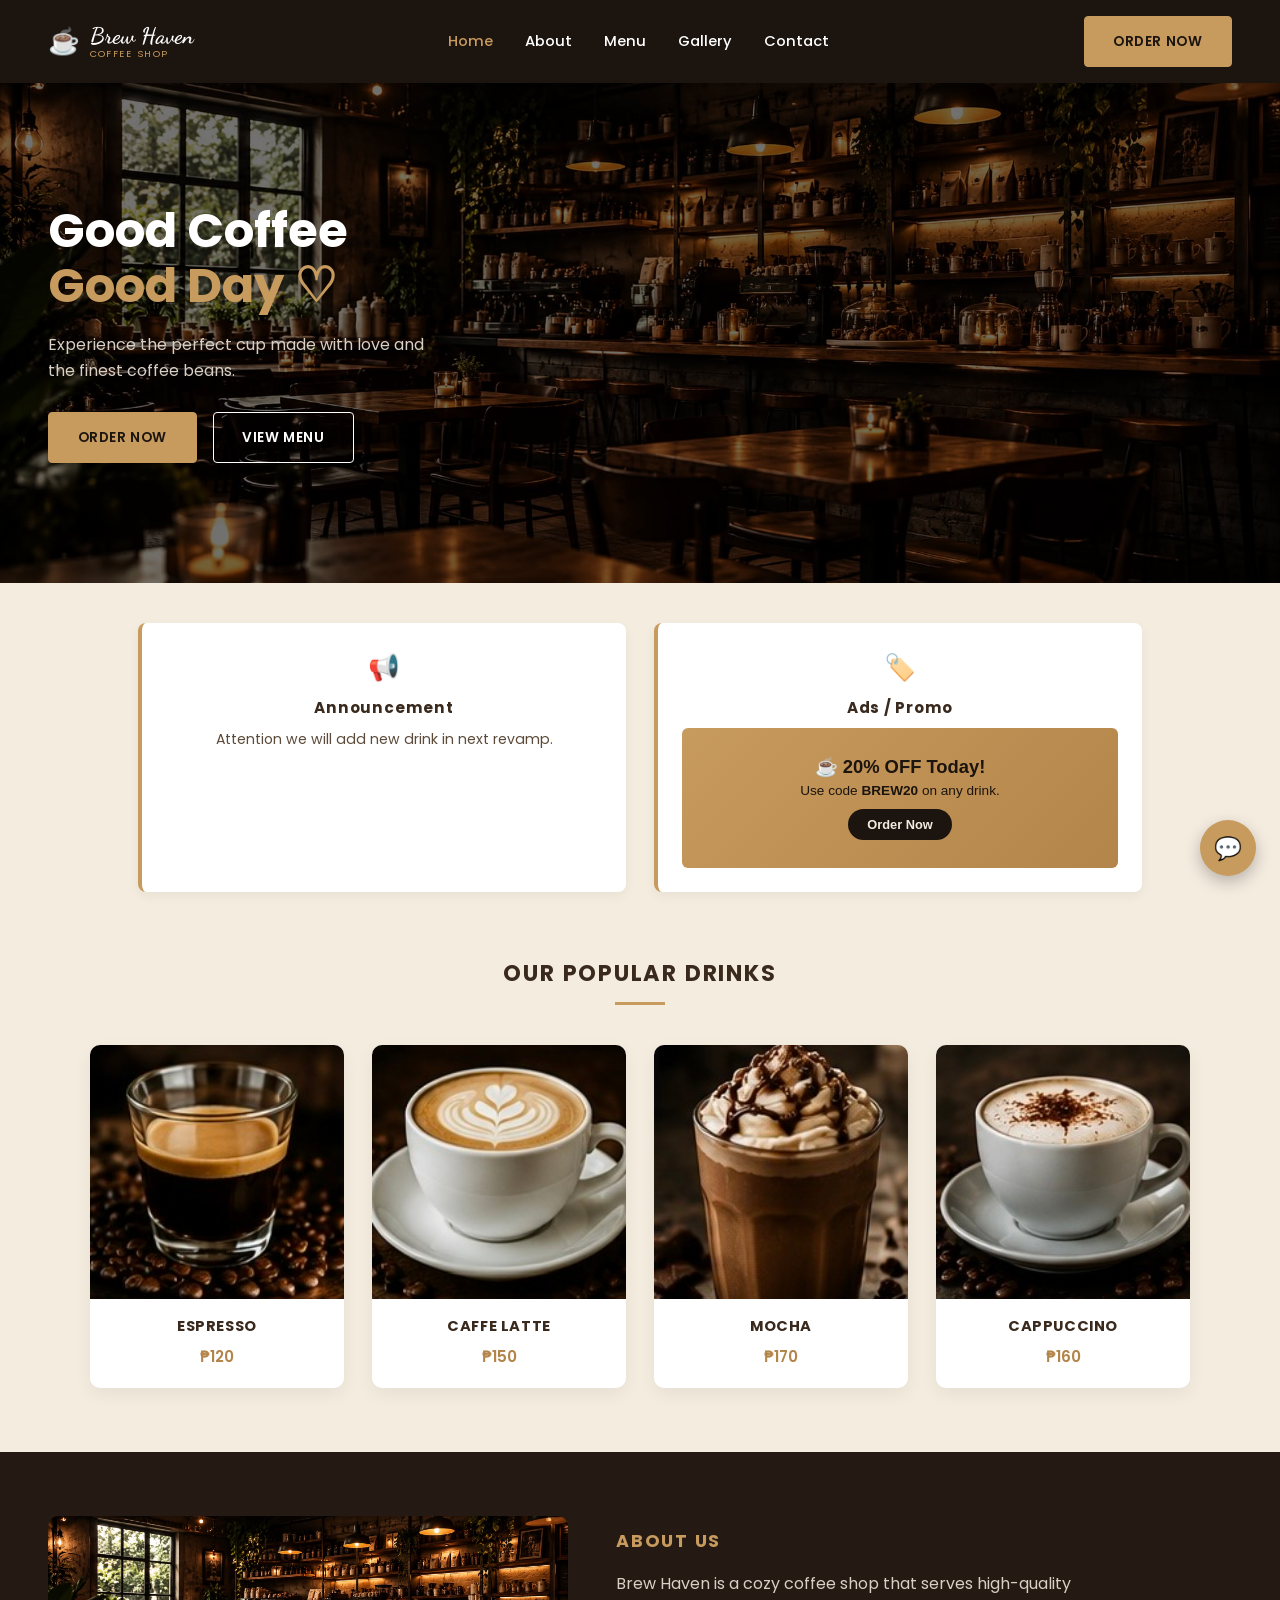
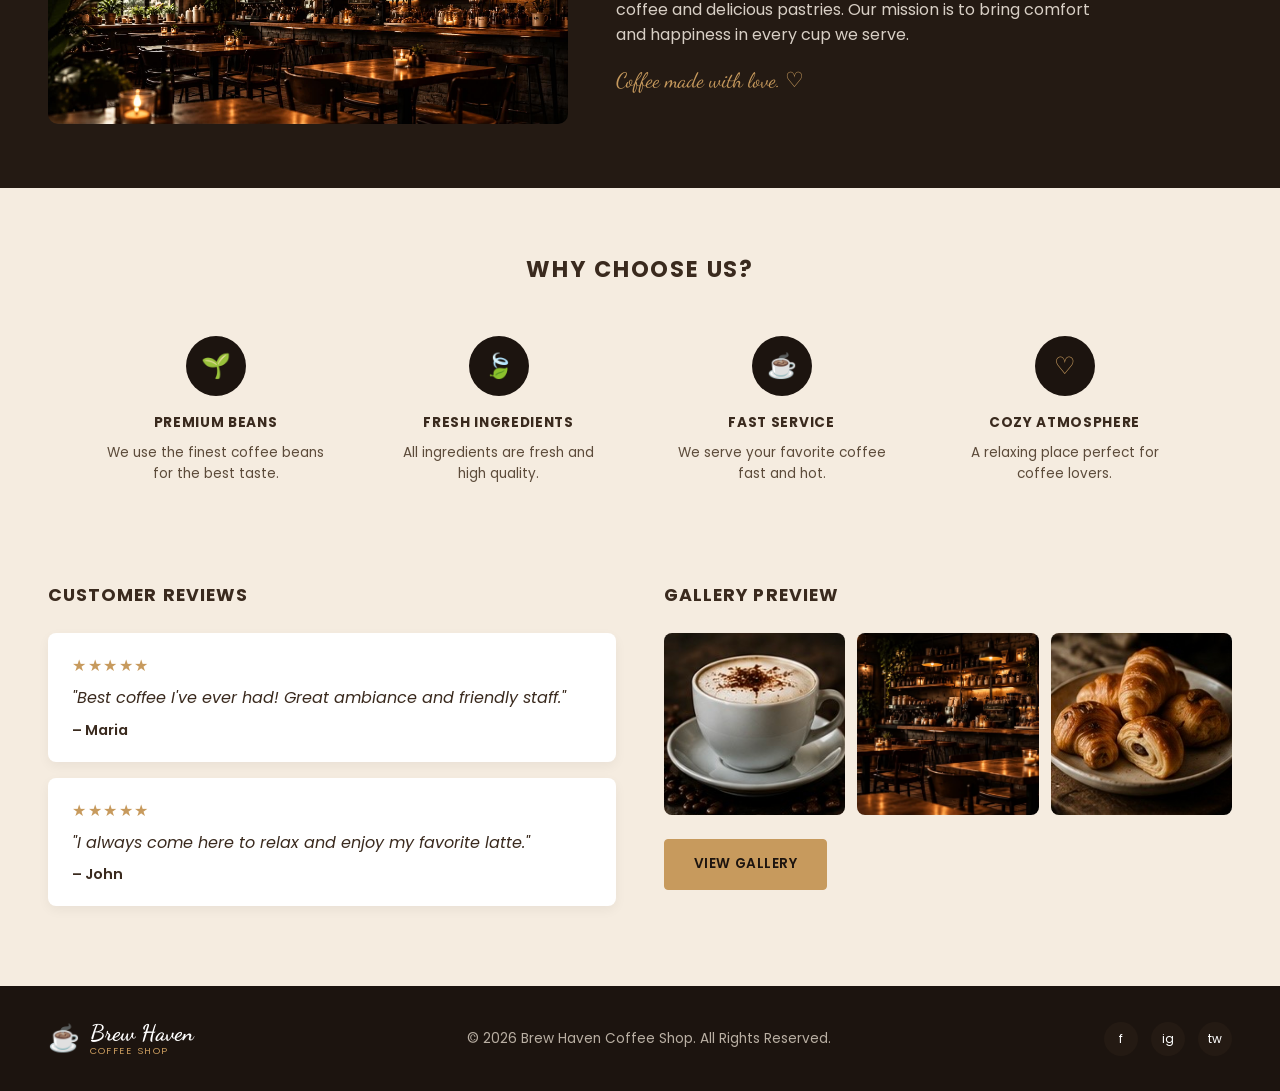
<file: index.html>
<!DOCTYPE html>
<html lang="en">
<head>
<meta charset="UTF-8">
<meta name="viewport" content="width=device-width, initial-scale=1.0">
<title>Brew Haven Coffee Shop</title>
<link rel="stylesheet" href="style.css">
<link rel="preconnect" href="https://fonts.googleapis.com">
<link rel="preconnect" href="https://fonts.gstatic.com" crossorigin>
<link href="https://fonts.googleapis.com/css2?family=Poppins:wght@400;500;600;700&family=Dancing+Script:wght@600;700&display=swap" rel="stylesheet">
</head>
<body>

<!-- ===== HEADER ===== -->
<header class="site-header">
  <div class="header-inner">
    <a class="logo" href="index.html">
      <span class="logo-icon">☕</span>
      <span class="logo-text">
        <span class="logo-script">Brew Haven</span>
        <span class="logo-sub">COFFEE SHOP</span>
      </span>
    </a>

    <nav class="main-nav">
      <a href="index.html" class="active">Home</a>
      <a href="about.html">About</a>
      <a href="menu.html">Menu</a>
      <a href="gallery.html">Gallery</a>
      <a href="contact.html">Contact</a>
    </nav>

    <a href="contact.html#send-message" class="btn btn-filled">ORDER NOW</a>
  </div>
</header>

<!-- ===== HERO ===== -->
<section class="hero">
  <div class="hero-overlay"></div>
  <div class="hero-text">
    <h1>Good Coffee<br><span class="accent">Good Day</span> <span class="heart">♡</span></h1>
    <p>Experience the perfect cup made with love and the finest coffee beans.</p>
    <div class="hero-buttons">
      <a href="contact.html#send-message" class="btn btn-filled">ORDER NOW</a>
      <a href="menu.html" class="btn btn-outline">VIEW MENU</a>
    </div>
  </div>
</section>

<!-- ===== ANNOUNCEMENT + ADS ===== -->
<section class="promo-strip">
  <div class="promo-box announcement-box">
    <span class="promo-icon">📢</span>
    <h2>Announcement</h2>
    <!-- ✏️ Put your own announcement here (holiday hours, new drinks, closures, etc.) -->
    <p>Attention we will add new drink in next revamp.</p>
  </div>

  <div class="promo-box ads-box">
    <span class="promo-icon">🏷️</span>
    <h2>Ads / Promo</h2>
    <!-- 🔁 This loads sample-ad.html below. Once you have a real ad network -->
    <!-- (Google AdSense, Media.net, etc.), swap the src for the URL/code they give you. -->
    <iframe src="sample-ad.html" class="ad-frame" title="Advertisement" loading="lazy"></iframe>
  </div>
</section>

<!-- ===== POPULAR DRINKS ===== -->
<section class="drinks">
  <h2>OUR POPULAR DRINKS</h2>
  <div class="drinks-grid">
    <div class="drink-card">
      <img src="images/espresso.jpg" alt="Espresso shot surrounded by coffee beans">
      <h3>ESPRESSO</h3>
      <p class="price">₱120</p>
    </div>
    <div class="drink-card">
      <img src="images/latte-heart.jpg" alt="Caffe Latte with heart-shaped foam art">
      <h3>CAFFE LATTE</h3>
      <p class="price">₱150</p>
    </div>
    <div class="drink-card">
      <img src="images/mocha.jpg" alt="Mocha topped with whipped cream and chocolate drizzle">
      <h3>MOCHA</h3>
      <p class="price">₱170</p>
    </div>
    <div class="drink-card">
      <img src="images/cappuccino.jpg" alt="Cappuccino with cocoa powder design on top">
      <h3>CAPPUCCINO</h3>
      <p class="price">₱160</p>
    </div>
  </div>
</section>

<!-- ===== ABOUT US ===== -->
<section class="about">
  <div class="about-image">
    <img src="images/cafe-interior.jpg" alt="Cozy coffee shop interior with warm lighting">
  </div>
  <div class="about-text">
    <h2>ABOUT US</h2>
    <p>Brew Haven is a cozy coffee shop that serves high-quality coffee and delicious pastries. Our mission is to bring comfort and happiness in every cup we serve.</p>
    <p class="tagline">Coffee made with love. ♡</p>
  </div>
</section>

<!-- ===== WHY CHOOSE US ===== -->
<section class="why-choose">
  <h2>WHY CHOOSE US?</h2>
  <div class="why-grid">
    <div class="why-item">
      <span class="why-icon">🌱</span>
      <h3>PREMIUM BEANS</h3>
      <p>We use the finest coffee beans for the best taste.</p>
    </div>
    <div class="why-item">
      <span class="why-icon">🍃</span>
      <h3>FRESH INGREDIENTS</h3>
      <p>All ingredients are fresh and high quality.</p>
    </div>
    <div class="why-item">
      <span class="why-icon">☕</span>
      <h3>FAST SERVICE</h3>
      <p>We serve your favorite coffee fast and hot.</p>
    </div>
    <div class="why-item">
      <span class="why-icon">♡</span>
      <h3>COZY ATMOSPHERE</h3>
      <p>A relaxing place perfect for coffee lovers.</p>
    </div>
  </div>
</section>

<!-- ===== REVIEWS + GALLERY PREVIEW ===== -->
<section class="reviews-gallery">
  <div class="reviews">
    <h2>CUSTOMER REVIEWS</h2>
    <div class="review-card">
      <p class="stars">★★★★★</p>
      <p class="review-text">"Best coffee I've ever had! Great ambiance and friendly staff."</p>
      <p class="review-author">– Maria</p>
    </div>
    <div class="review-card">
      <p class="stars">★★★★★</p>
      <p class="review-text">"I always come here to relax and enjoy my favorite latte."</p>
      <p class="review-author">– John</p>
    </div>
  </div>

  <div class="gallery-preview">
    <h2>GALLERY PREVIEW</h2>
    <div class="gallery-thumbs">
      <img src="images/cappuccino.jpg" alt="Cappuccino with cocoa powder design">
      <img src="images/cafe-interior.jpg" alt="Coffee shop interior">
      <img src="images/croissants.jpg" alt="Fresh baked croissants and pastries">
    </div>
    <a href="gallery.html" class="btn btn-filled">VIEW GALLERY</a>
  </div>
</section>

<!-- ===== FOOTER ===== -->
<footer class="site-footer">
  <a class="logo" href="index.html">
    <span class="logo-icon">☕</span>
    <span class="logo-text">
      <span class="logo-script">Brew Haven</span>
      <span class="logo-sub">COFFEE SHOP</span>
    </span>
  </a>
  <p class="footer-copyright">© 2026 Brew Haven Coffee Shop. All Rights Reserved.</p>
  <div class="footer-social">
    <a href="#" aria-label="Facebook">f</a>
    <a href="#" aria-label="Instagram">ig</a>
    <a href="#" aria-label="Twitter">tw</a>
  </div>
</footer>

<!-- ===== LIVE CHAT SUPPORT ===== -->
<button id="live-chat-support" aria-label="Open live chat">💬</button>

<div id="chat-panel" class="chat-panel hidden">
  <div class="chat-panel-header">
    <span>Chat with Brew Haven</span>
    <button id="chat-close" aria-label="Close chat">✕</button>
  </div>
  <div class="chat-panel-body">
    <p class="chat-msg">Hi there! 👋 How can we help you today?</p>
  </div>
  <div class="chat-panel-input">
    <input type="text" placeholder="Type a message...">
    <button>Send</button>
  </div>
</div>

<script>
  const chatBtn = document.getElementById('live-chat-support');
  const chatPanel = document.getElementById('chat-panel');
  document.getElementById('chat-close').addEventListener('click', () => chatPanel.classList.add('hidden'));
  chatBtn.addEventListener('click', () => chatPanel.classList.toggle('hidden'));
</script>

</body>
</html>
</file>
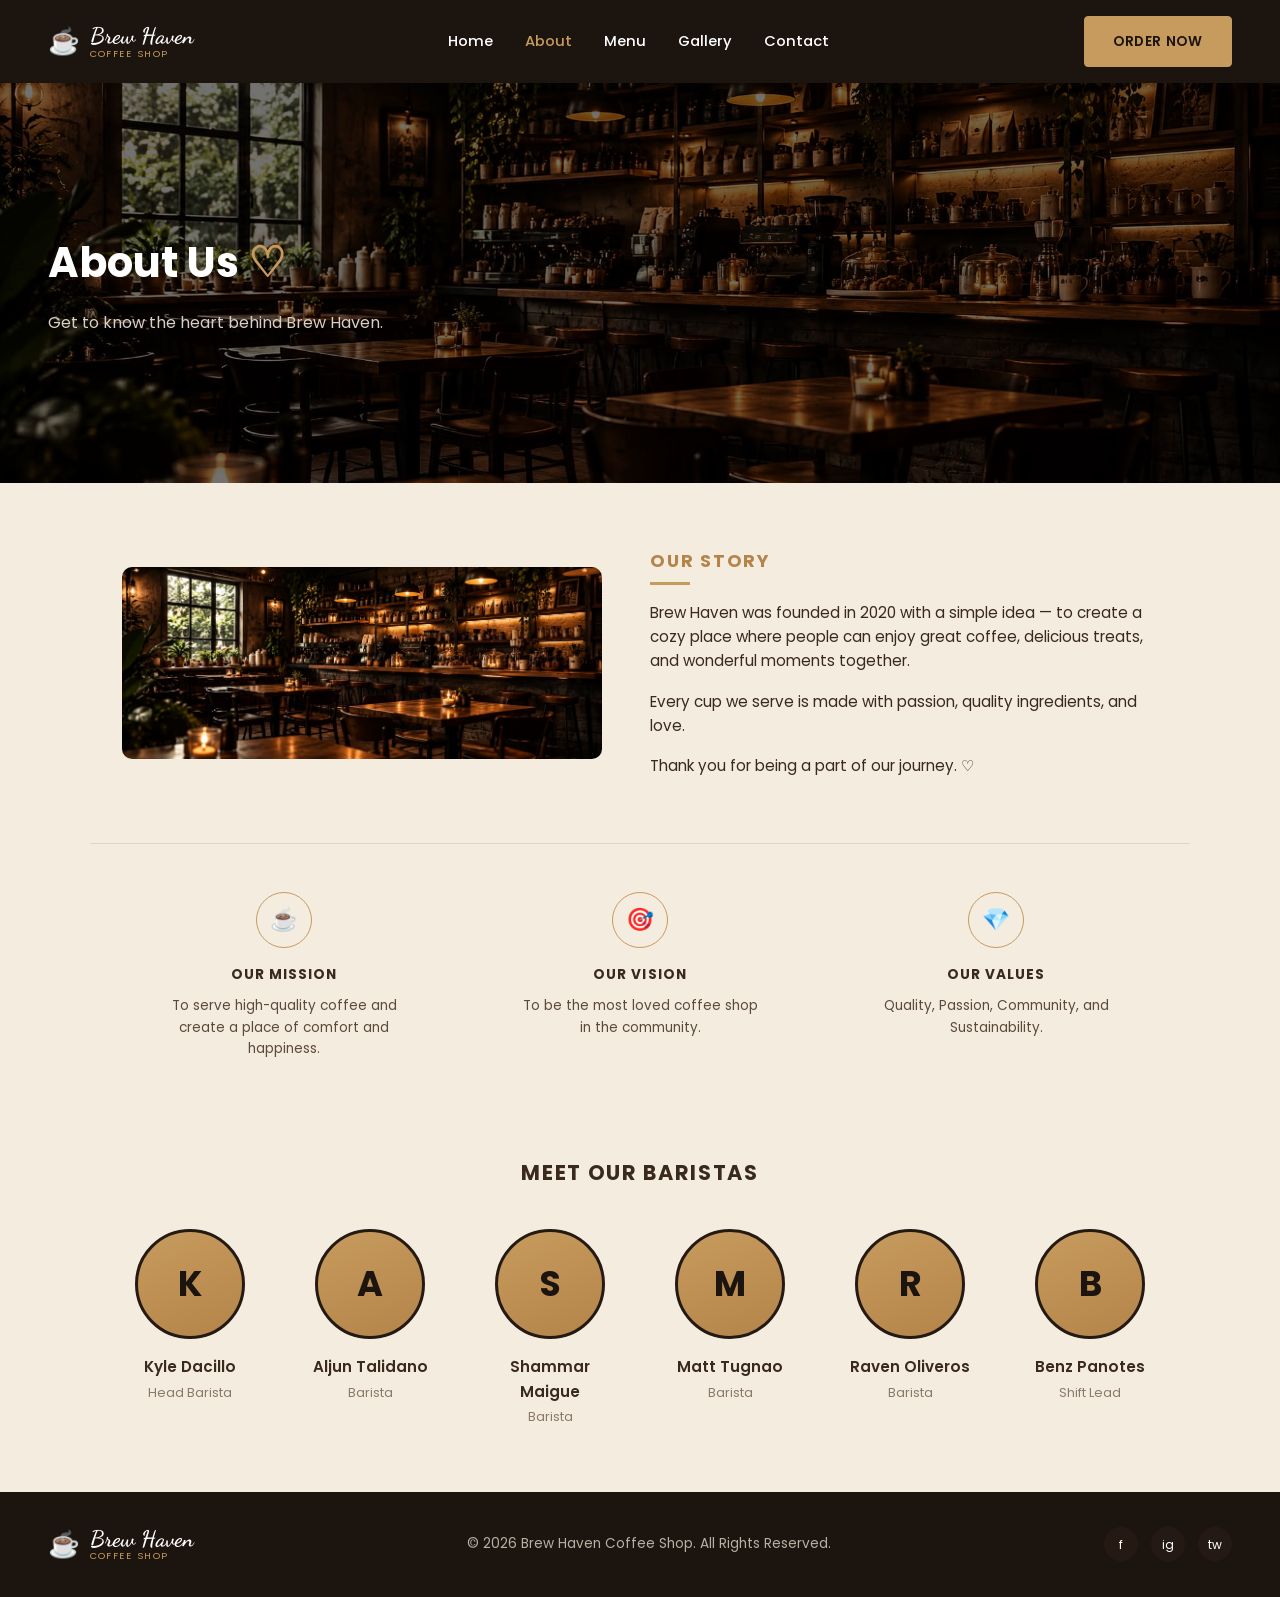
<file: about.html>
<!DOCTYPE html>
<html lang="en">
<head>
<meta charset="UTF-8">
<meta name="viewport" content="width=device-width, initial-scale=1.0">
<title>About Us — Brew Haven Coffee Shop</title>
<link rel="stylesheet" href="style.css">
<link rel="stylesheet" href="about.css">
<link rel="preconnect" href="https://fonts.googleapis.com">
<link rel="preconnect" href="https://fonts.gstatic.com" crossorigin>
<link href="https://fonts.googleapis.com/css2?family=Poppins:wght@400;500;600;700&family=Dancing+Script:wght@600;700&display=swap" rel="stylesheet">
</head>
<body>

<!-- ===== HEADER ===== -->
<header class="site-header">
  <div class="header-inner">
    <a class="logo" href="index.html">
      <span class="logo-icon">☕</span>
      <span class="logo-text">
        <span class="logo-script">Brew Haven</span>
        <span class="logo-sub">COFFEE SHOP</span>
      </span>
    </a>

    <nav class="main-nav">
      <a href="index.html">Home</a>
      <a href="about.html" class="active">About</a>
      <a href="menu.html">Menu</a>
      <a href="gallery.html">Gallery</a>
      <a href="contact.html">Contact</a>
    </nav>

    <a href="contact.html#send-message" class="btn btn-filled">ORDER NOW</a>
  </div>
</header>

<!-- ===== ABOUT PAGE HERO ===== -->
<section class="about-hero">
  <div class="about-hero-overlay"></div>
  <div class="about-hero-text">
    <h1>About Us <span class="heart-icon">♡</span></h1>
    <p>Get to know the heart behind Brew Haven.</p>
  </div>
</section>

<!-- ===== OUR STORY ===== -->
<section class="our-story">
  <div class="our-story-image">
    <img src="images/cafe-interior.jpg" alt="Cozy coffee shop interior with warm lighting">
  </div>
  <div class="our-story-text">
    <h2>OUR STORY</h2>
    <p>Brew Haven was founded in 2020 with a simple idea — to create a cozy place where people can enjoy great coffee, delicious treats, and wonderful moments together.</p>
    <p>Every cup we serve is made with passion, quality ingredients, and love.</p>
    <p>Thank you for being a part of our journey. ♡</p>
  </div>
</section>

<!-- ===== MISSION / VISION / VALUES ===== -->
<section class="mvv">
  <div class="mvv-item">
    <span class="mvv-icon">☕</span>
    <h3>OUR MISSION</h3>
    <p>To serve high-quality coffee and create a place of comfort and happiness.</p>
  </div>
  <div class="mvv-item">
    <span class="mvv-icon">🎯</span>
    <h3>OUR VISION</h3>
    <p>To be the most loved coffee shop in the community.</p>
  </div>
  <div class="mvv-item">
    <span class="mvv-icon">💎</span>
    <h3>OUR VALUES</h3>
    <p>Quality, Passion, Community, and Sustainability.</p>
  </div>
</section>

<!-- ===== MEET OUR BARISTAS ===== -->
<section class="baristas">
  <h2>MEET OUR BARISTAS</h2>
  <div class="baristas-grid">
    <div class="barista-card">
      <span class="barista-avatar"><span>K</span></span>
      <p class="barista-name">Kyle Dacillo</p>
      <p class="barista-role">Head Barista</p>
    </div>
    <div class="barista-card">
      <span class="barista-avatar"><span>A</span></span>
      <p class="barista-name">Aljun Talidano</p>
      <p class="barista-role">Barista</p>
    </div>
    <div class="barista-card">
      <span class="barista-avatar"><span>S</span></span>
      <p class="barista-name">Shammar Maigue</p>
      <p class="barista-role">Barista</p>
    </div>
    <div class="barista-card">
      <span class="barista-avatar"><span>M</span></span>
      <p class="barista-name">Matt Tugnao</p>
      <p class="barista-role">Barista</p>
    </div>
    <div class="barista-card">
      <span class="barista-avatar"><span>R</span></span>
      <p class="barista-name">Raven Oliveros</p>
      <p class="barista-role">Barista</p>
    </div>
    <div class="barista-card">
      <span class="barista-avatar"><span>B</span></span>
      <p class="barista-name">Benz Panotes</p>
      <p class="barista-role">Shift Lead</p>
    </div>
  </div>
</section>

<!-- ===== FOOTER ===== -->
<footer class="site-footer">
  <a class="logo" href="index.html">
    <span class="logo-icon">☕</span>
    <span class="logo-text">
      <span class="logo-script">Brew Haven</span>
      <span class="logo-sub">COFFEE SHOP</span>
    </span>
  </a>
  <p class="footer-copyright">© 2026 Brew Haven Coffee Shop. All Rights Reserved.</p>
  <div class="footer-social">
    <a href="#" aria-label="Facebook">f</a>
    <a href="#" aria-label="Instagram">ig</a>
    <a href="#" aria-label="Twitter">tw</a>
  </div>
</footer>

</body>
</html>
</file>
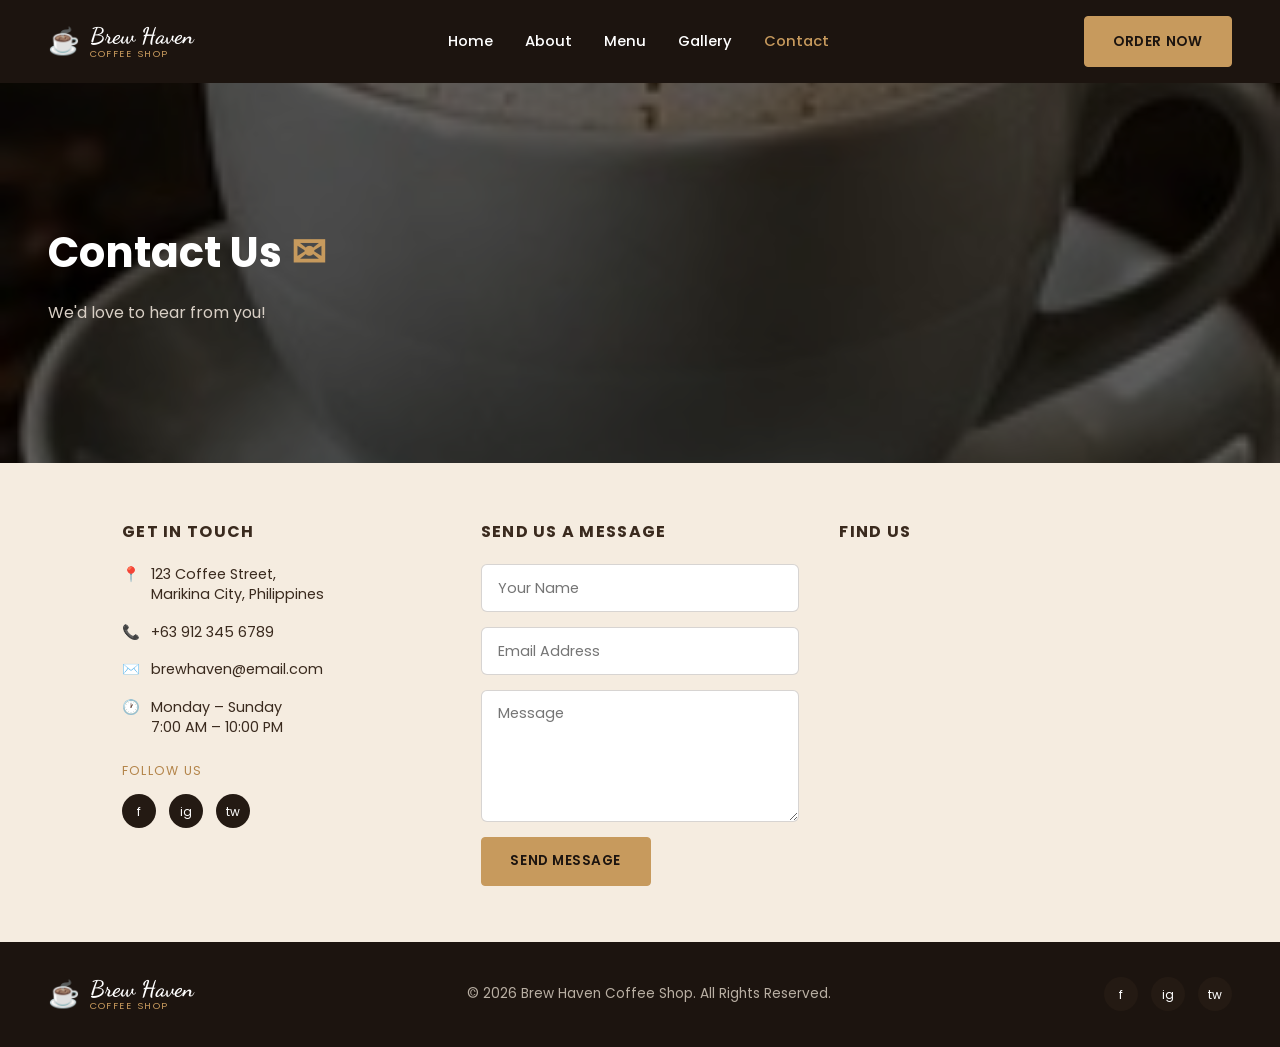
<file: contact.html>
<!DOCTYPE html>
<html lang="en">
<head>
<meta charset="UTF-8">
<meta name="viewport" content="width=device-width, initial-scale=1.0">
<title>Contact Us — Brew Haven Coffee Shop</title>
<link rel="stylesheet" href="style.css">
<link rel="stylesheet" href="contact.css">
<link rel="preconnect" href="https://fonts.googleapis.com">
<link rel="preconnect" href="https://fonts.gstatic.com" crossorigin>
<link href="https://fonts.googleapis.com/css2?family=Poppins:wght@400;500;600;700&family=Dancing+Script:wght@600;700&display=swap" rel="stylesheet">
</head>
<body>

<!-- ===== HEADER ===== -->
<header class="site-header">
  <div class="header-inner">
    <a class="logo" href="index.html">
      <span class="logo-icon">☕</span>
      <span class="logo-text">
        <span class="logo-script">Brew Haven</span>
        <span class="logo-sub">COFFEE SHOP</span>
      </span>
    </a>

    <nav class="main-nav">
      <a href="index.html">Home</a>
      <a href="about.html">About</a>
      <a href="menu.html">Menu</a>
      <a href="gallery.html">Gallery</a>
      <a href="contact.html" class="active">Contact</a>
    </nav>

    <a href="contact.html#send-message" class="btn btn-filled">ORDER NOW</a>
  </div>
</header>

<!-- ===== CONTACT HERO ===== -->
<section class="contact-hero">
  <div class="contact-hero-overlay"></div>
  <div class="contact-hero-text">
    <h1>Contact Us <span class="mail-icon">✉</span></h1>
    <p>We'd love to hear from you!</p>
  </div>
</section>

<!-- ===== CONTACT CONTENT ===== -->
<section class="contact-content">

  <!-- GET IN TOUCH -->
  <div class="contact-col">
    <h2>GET IN TOUCH</h2>
    <ul class="contact-details">
      <li><span class="detail-icon">📍</span> 123 Coffee Street,<br>Marikina City, Philippines</li>
      <li><span class="detail-icon">📞</span> +63 912 345 6789</li>
      <li><span class="detail-icon">✉️</span> brewhaven@email.com</li>
      <li><span class="detail-icon">🕐</span> Monday – Sunday<br>7:00 AM – 10:00 PM</li>
    </ul>
    <p class="follow-label">FOLLOW US</p>
    <div class="footer-social">
      <a href="#" aria-label="Facebook">f</a>
      <a href="#" aria-label="Instagram">ig</a>
      <a href="#" aria-label="Twitter">tw</a>
    </div>
  </div>

  <!-- SEND US A MESSAGE -->
  <div class="contact-col" id="send-message">
    <h2>SEND US A MESSAGE</h2>
    <form class="contact-form" action="https://api.web3forms.com/submit" method="POST">

      <!-- ⚠️ REPLACE THE VALUE BELOW with your real Web3Forms Access Key from web3forms.com -->
      <input type="hidden" name="access_key" value="PASTE_YOUR_WEB3FORMS_ACCESS_KEY_HERE">
      <input type="hidden" name="subject" value="New message from Brew Haven website">
      <input type="hidden" name="from_name" value="Brew Haven Website">
      <!-- Honeypot spam trap, leave as-is -->
      <input type="checkbox" name="botcheck" style="display:none">

      <input type="text" name="name" placeholder="Your Name" required>
      <input type="email" name="email" placeholder="Email Address" required>
      <textarea name="message" placeholder="Message" rows="5" required></textarea>
      <button type="submit" class="btn btn-filled">SEND MESSAGE</button>
    </form>
  </div>

  <!-- FIND US -->
  <div class="contact-col">
    <h2>FIND US</h2>
    <div class="map-frame">
      <iframe
        src="https://www.google.com/maps?q=Marikina+City,+Philippines&output=embed"
        width="100%"
        height="100%"
        style="border:0;"
        allowfullscreen=""
        loading="lazy"
        referrerpolicy="no-referrer-when-downgrade"
        title="Brew Haven location map">
      </iframe>
    </div>
  </div>

</section>

<!-- ===== FOOTER ===== -->
<footer class="site-footer">
  <a class="logo" href="index.html">
    <span class="logo-icon">☕</span>
    <span class="logo-text">
      <span class="logo-script">Brew Haven</span>
      <span class="logo-sub">COFFEE SHOP</span>
    </span>
  </a>
  <p class="footer-copyright">© 2026 Brew Haven Coffee Shop. All Rights Reserved.</p>
  <div class="footer-social">
    <a href="#" aria-label="Facebook">f</a>
    <a href="#" aria-label="Instagram">ig</a>
    <a href="#" aria-label="Twitter">tw</a>
  </div>
</footer>

</body>
</html>
</file>
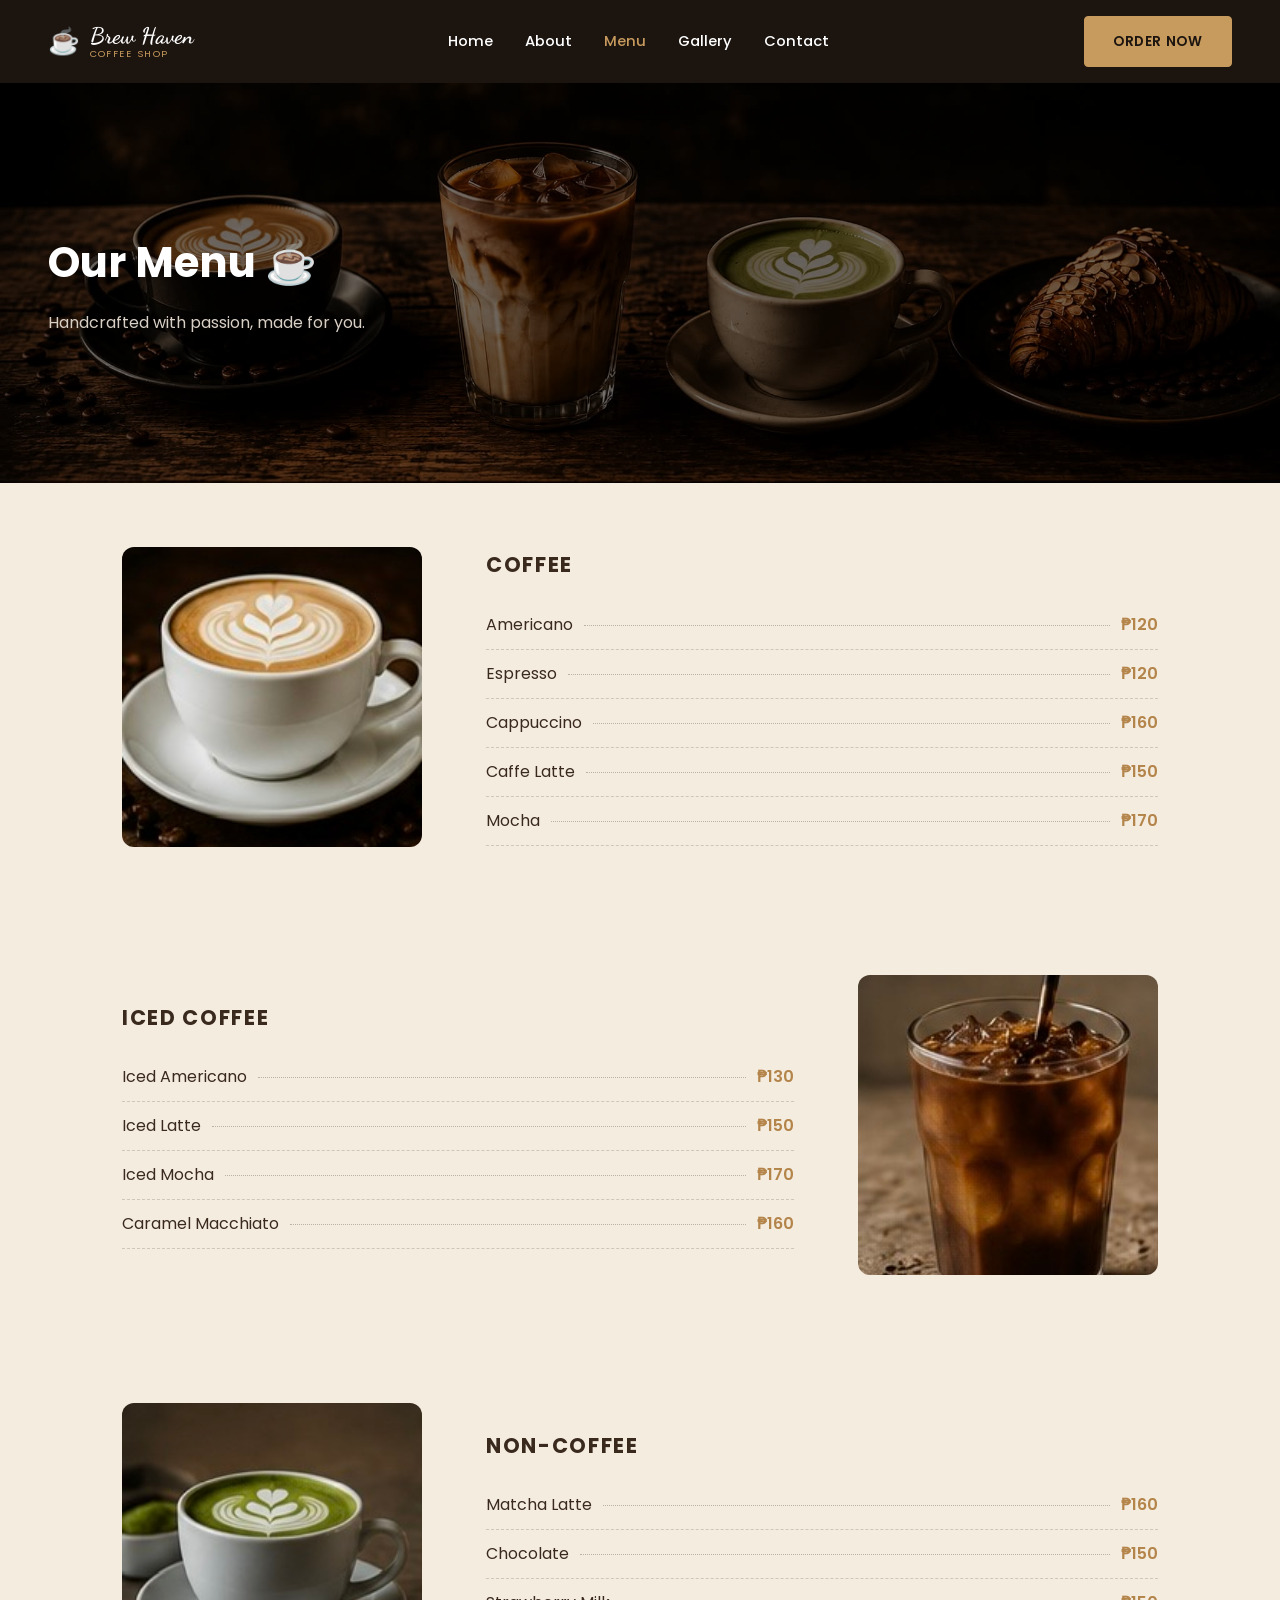
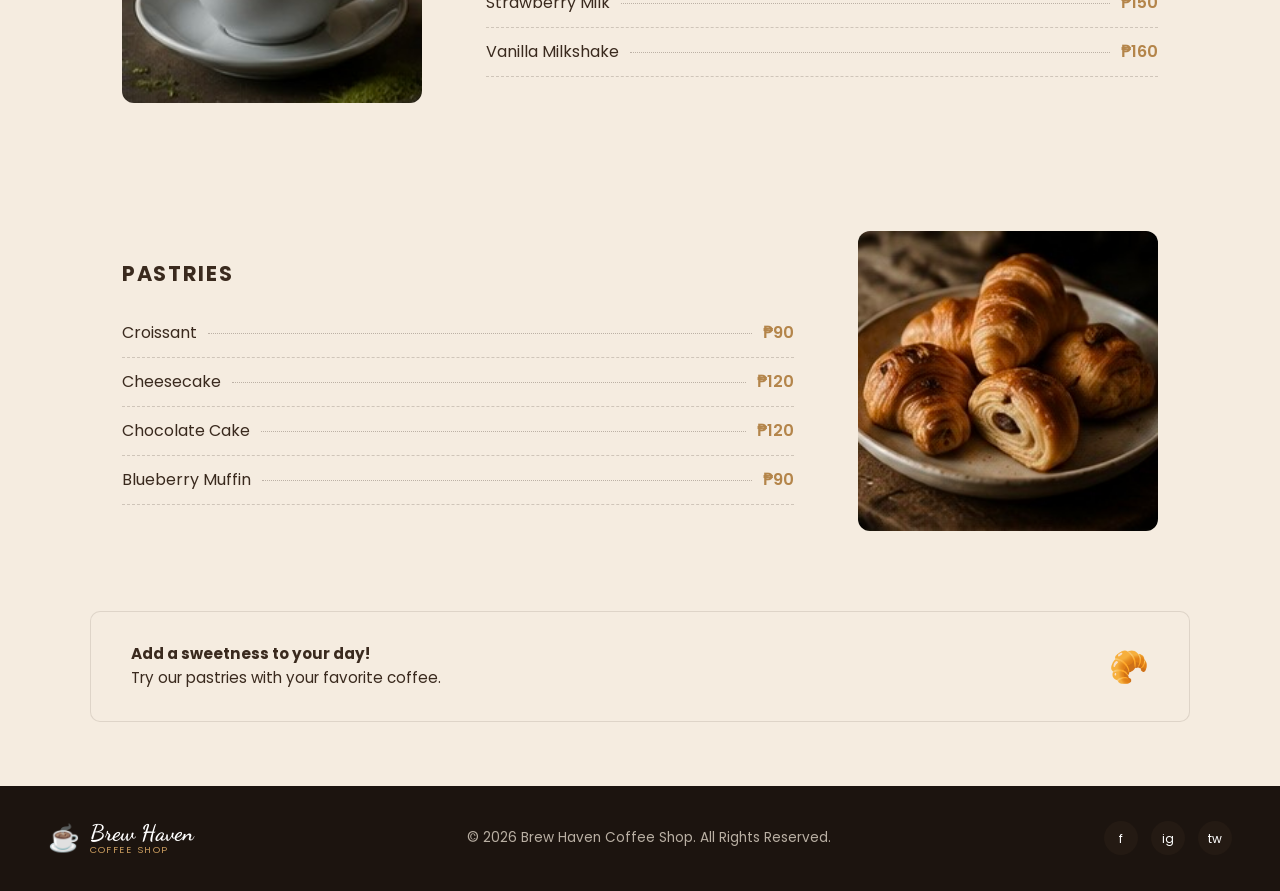
<file: menu.html>
<!DOCTYPE html>
<html lang="en">
<head>
<meta charset="UTF-8">
<meta name="viewport" content="width=device-width, initial-scale=1.0">
<title>Our Menu — Brew Haven Coffee Shop</title>
<link rel="stylesheet" href="style.css">
<link rel="stylesheet" href="menu.css">
<link rel="preconnect" href="https://fonts.googleapis.com">
<link rel="preconnect" href="https://fonts.gstatic.com" crossorigin>
<link href="https://fonts.googleapis.com/css2?family=Poppins:wght@400;500;600;700&family=Dancing+Script:wght@600;700&display=swap" rel="stylesheet">
</head>
<body>

<!-- ===== HEADER ===== -->
<header class="site-header">
  <div class="header-inner">
    <a class="logo" href="index.html">
      <span class="logo-icon">☕</span>
      <span class="logo-text">
        <span class="logo-script">Brew Haven</span>
        <span class="logo-sub">COFFEE SHOP</span>
      </span>
    </a>

    <nav class="main-nav">
      <a href="index.html">Home</a>
      <a href="about.html">About</a>
      <a href="menu.html" class="active">Menu</a>
      <a href="gallery.html">Gallery</a>
      <a href="contact.html">Contact</a>
    </nav>

    <a href="contact.html#send-message" class="btn btn-filled">ORDER NOW</a>
  </div>
</header>

<!-- ===== MENU PAGE HERO ===== -->
<section class="menu-hero">
  <div class="menu-hero-overlay"></div>
  <div class="menu-hero-text">
    <h1>Our Menu <span class="cup-icon">☕</span></h1>
    <p>Handcrafted with passion, made for you.</p>
  </div>
</section>

<!-- ===== COFFEE ===== -->
<section class="menu-row">
  <div class="menu-row-image">
    <img src="images/latte-heart.jpg" alt="Caffe Latte with heart-shaped foam art">
  </div>
  <div class="menu-row-list">
    <h2>COFFEE</h2>
    <ul class="menu-items">
      <li><span>Americano</span><span class="dots"></span><span class="item-price">₱120</span></li>
      <li><span>Espresso</span><span class="dots"></span><span class="item-price">₱120</span></li>
      <li><span>Cappuccino</span><span class="dots"></span><span class="item-price">₱160</span></li>
      <li><span>Caffe Latte</span><span class="dots"></span><span class="item-price">₱150</span></li>
      <li><span>Mocha</span><span class="dots"></span><span class="item-price">₱170</span></li>
    </ul>
  </div>
</section>

<!-- ===== ICED COFFEE ===== -->
<section class="menu-row">
  <div class="menu-row-list">
    <h2>ICED COFFEE</h2>
    <ul class="menu-items">
      <li><span>Iced Americano</span><span class="dots"></span><span class="item-price">₱130</span></li>
      <li><span>Iced Latte</span><span class="dots"></span><span class="item-price">₱150</span></li>
      <li><span>Iced Mocha</span><span class="dots"></span><span class="item-price">₱170</span></li>
      <li><span>Caramel Macchiato</span><span class="dots"></span><span class="item-price">₱160</span></li>
    </ul>
  </div>
  <div class="menu-row-image">
    <img src="images/iced-coffee.jpeg" alt="Iced coffee in a glass with coffee beans">
  </div>
</section>

<!-- ===== NON-COFFEE ===== -->
<section class="menu-row">
  <div class="menu-row-image">
    <img src="images/matcha-latte.jpeg" alt="Matcha latte with foam art in a white cup">
  </div>
  <div class="menu-row-list">
    <h2>NON-COFFEE</h2>
    <ul class="menu-items">
      <li><span>Matcha Latte</span><span class="dots"></span><span class="item-price">₱160</span></li>
      <li><span>Chocolate</span><span class="dots"></span><span class="item-price">₱150</span></li>
      <li><span>Strawberry Milk</span><span class="dots"></span><span class="item-price">₱150</span></li>
      <li><span>Vanilla Milkshake</span><span class="dots"></span><span class="item-price">₱160</span></li>
    </ul>
  </div>
</section>

<!-- ===== PASTRIES ===== -->
<section class="menu-row">
  <div class="menu-row-list">
    <h2>PASTRIES</h2>
    <ul class="menu-items">
      <li><span>Croissant</span><span class="dots"></span><span class="item-price">₱90</span></li>
      <li><span>Cheesecake</span><span class="dots"></span><span class="item-price">₱120</span></li>
      <li><span>Chocolate Cake</span><span class="dots"></span><span class="item-price">₱120</span></li>
      <li><span>Blueberry Muffin</span><span class="dots"></span><span class="item-price">₱90</span></li>
    </ul>
  </div>
  <div class="menu-row-image">
    <img src="images/croissants.jpg" alt="Fresh baked croissants and pastries on a plate">
  </div>
</section>

<!-- ===== SWEETNESS BANNER ===== -->
<section class="sweetness-banner">
  <p><strong>Add a sweetness to your day!</strong><br>Try our pastries with your favorite coffee.</p>
  <span class="banner-icon">🥐</span>
</section>

<!-- ===== FOOTER ===== -->
<footer class="site-footer">
  <a class="logo" href="index.html">
    <span class="logo-icon">☕</span>
    <span class="logo-text">
      <span class="logo-script">Brew Haven</span>
      <span class="logo-sub">COFFEE SHOP</span>
    </span>
  </a>
  <p class="footer-copyright">© 2026 Brew Haven Coffee Shop. All Rights Reserved.</p>
  <div class="footer-social">
    <a href="#" aria-label="Facebook">f</a>
    <a href="#" aria-label="Instagram">ig</a>
    <a href="#" aria-label="Twitter">tw</a>
  </div>
</footer>

</body>
</html>
</file>
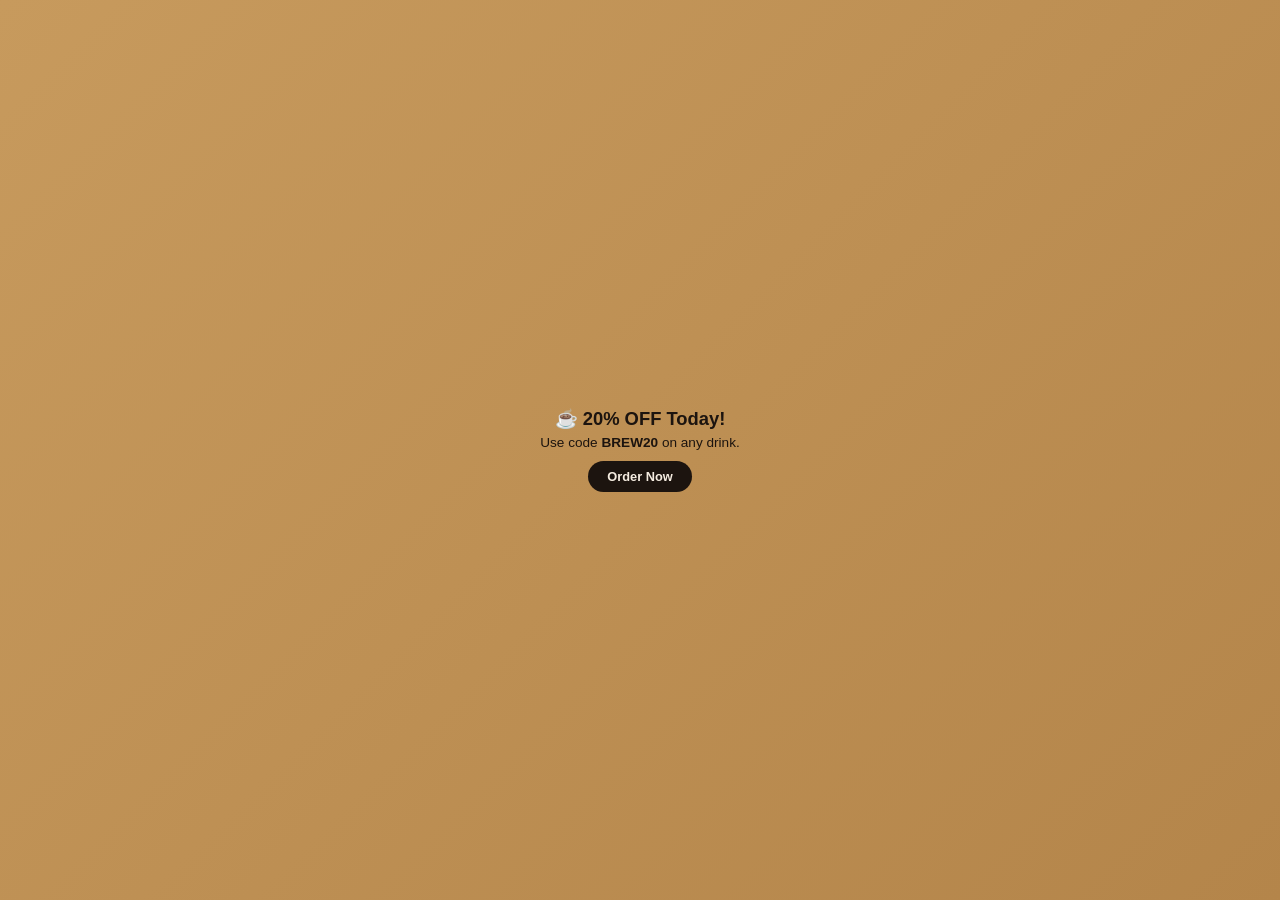
<file: sample-ad.html>
<!DOCTYPE html>
<html lang="en">
<head>
<meta charset="UTF-8">
<title>Ad</title>
<style>
  * { margin: 0; padding: 0; box-sizing: border-box; }
  body {
    font-family: 'Poppins', Arial, sans-serif;
    height: 100vh;
    display: flex;
    flex-direction: column;
    align-items: center;
    justify-content: center;
    text-align: center;
    background: linear-gradient(135deg, #C79A5D, #B4854A);
    color: #1C140F;
    padding: 0.75rem;
  }
  h2 { font-size: 1.15rem; margin-bottom: 0.3rem; }
  p { font-size: 0.85rem; margin-bottom: 0.7rem; }
  a {
    background: #1C140F;
    color: #F5ECE0;
    text-decoration: none;
    padding: 0.5rem 1.2rem;
    border-radius: 20px;
    font-size: 0.8rem;
    font-weight: 600;
  }
</style>
</head>
<body>
  <h2>☕ 20% OFF Today!</h2>
  <p>Use code <strong>BREW20</strong> on any drink.</p>
  <a href="menu.html" target="_blank">Order Now</a>
</body>
</html>
</file>
<file: style.css>
/* ============================================
   BREW HAVEN — Design Tokens
   ============================================ */
:root {
  --dark: #1C140F;
  --dark-soft: #241A13;
  --cream: #F5ECE0;
  --tan: #C79A5D;
  --tan-dark: #B4854A;
  --brown-text: #3A2A1E;
  --white: #FFFFFF;

  --font-heading: 'Poppins', sans-serif;
  --font-body: 'Poppins', sans-serif;
  --font-script: 'Dancing Script', cursive;
}

* {
  box-sizing: border-box;
  margin: 0;
  padding: 0;
}

body {
  font-family: var(--font-body);
  color: var(--brown-text);
  background: var(--cream);
  line-height: 1.6;
}

img {
  max-width: 100%;
  display: block;
}

a {
  text-decoration: none;
  color: inherit;
}

h1,
h2,
h3 {
  font-family: var(--font-heading);
}


/* ============================================
   BUTTONS
   ============================================ */

.btn {
  display: inline-block;
  padding: 0.85rem 1.8rem;
  font-family: var(--font-heading);
  font-size: 0.85rem;
  font-weight: 600;
  letter-spacing: 0.04em;
  border-radius: 4px;
  transition:
    transform 0.2s ease,
    background 0.2s ease,
    color 0.2s ease;
}

.btn:hover {
  transform: translateY(-2px);
}

.btn-filled {
  background: var(--tan);
  color: var(--dark);
  border: 1px solid var(--tan);
}

.btn-filled:hover {
  background: var(--tan-dark);
}

.btn-outline {
  background: transparent;
  color: var(--white);
  border: 1px solid var(--white);
}

.btn-outline:hover {
  background: var(--white);
  color: var(--dark);
}


/* ============================================
   HEADER
   ============================================ */

.site-header {
  position: sticky;
  top: 0;
  z-index: 1000;

  background: var(--dark);
  padding: 1rem 3rem;
}

.header-inner {
  max-width: 1300px;
  margin: 0 auto;
  display: flex;
  align-items: center;
  justify-content: space-between;
  gap: 2rem;
}

.logo {
  display: flex;
  align-items: center;
  gap: 0.6rem;
}

.logo-icon {
  font-size: 1.6rem;
  color: var(--tan);
}

.logo-text {
  display: flex;
  flex-direction: column;
  line-height: 1.1;
}

.logo-script {
  font-family: var(--font-script);
  font-size: 1.4rem;
  font-weight: 700;
  color: var(--white);
}

.logo-sub {
  font-size: 0.6rem;
  letter-spacing: 0.15em;
  color: var(--tan);
}

.main-nav {
  display: flex;
  gap: 2rem;
  font-size: 0.92rem;
  font-weight: 500;
}

.main-nav a {
  color: var(--white);
  transition: color 0.2s ease;
}

.main-nav a:hover,
.main-nav a.active {
  color: var(--tan);
}


/* ============================================
   HOME HERO
   ============================================ */

.hero {
  position: relative;
  min-height: 500px;

  background-image: url("images/cafe-interior.jpg");
  background-size: cover;
  background-position: center;
  background-repeat: no-repeat;

  display: flex;
  align-items: center;

  padding: 5rem 3rem;

  max-width: 1300px;
  margin: 0 auto;

  overflow: hidden;
}

/* Dark overlay so text is easy to read */
.hero-overlay {
  position: absolute;
  inset: 0;
  background: rgba(0, 0, 0, 0.55);
}

/* Text stays above the image */
.hero-text {
  position: relative;
  z-index: 2;
  max-width: 500px;
}

.hero-text h1 {
  font-size: 3rem;
  color: var(--white);
  line-height: 1.15;
  margin-bottom: 1.2rem;
}

.hero-text .accent {
  color: var(--tan);
}

.hero-text .heart {
  color: var(--tan);
}

.hero-text p {
  color: #D8CFC5;
  font-size: 1rem;
  margin-bottom: 1.8rem;
  max-width: 400px;
}

.hero-buttons {
  display: flex;
  gap: 1rem;
  flex-wrap: wrap;
}

/* ============================================
   POPULAR DRINKS
   ============================================ */

.drinks {
  background: var(--cream);
  padding: 4rem 3rem;
  text-align: center;
}

.drinks h2 {
  font-size: 1.4rem;
  letter-spacing: 0.08em;
  color: var(--brown-text);
  margin-bottom: 2.5rem;
  position: relative;
  display: inline-block;
}

.drinks h2::after {
  content: "";
  display: block;
  width: 50px;
  height: 3px;
  background: var(--tan);
  margin: 0.6rem auto 0;
}

.drinks-grid {
  max-width: 1100px;
  margin: 0 auto;
  display: flex;
  gap: 1.75rem;
}

.drink-card {
  flex: 1;
  min-width: 0;
  background: var(--white);
  border-radius: 10px;
  overflow: hidden;
  padding-bottom: 1.2rem;

  box-shadow: 0 6px 18px rgba(0, 0, 0, 0.06);

  transition:
    transform 0.25s ease,
    box-shadow 0.25s ease;
}

.drink-card:hover {
  transform: translateY(-6px);
  box-shadow: 0 14px 28px rgba(0, 0, 0, 0.1);
}

.drink-card img {
  width: 100%;
  aspect-ratio: 1 / 1;
  object-fit: cover;
  margin-bottom: 1rem;
}

.drink-card h3 {
  font-size: 0.92rem;
  letter-spacing: 0.04em;
  margin-bottom: 0.4rem;
}

.drink-card .price {
  color: var(--tan-dark);
  font-weight: 600;
  font-size: 0.95rem;
}


/* ============================================
   ABOUT US
   ============================================ */

.about {
  background: var(--dark-soft);

  display: flex;
  align-items: center;

  gap: 3rem;
  padding: 4rem 3rem;
}

.about-image {
  flex: 1;
  max-width: 520px;

  border-radius: 10px;
  overflow: hidden;
}

.about-image img {
  width: 100%;
  height: 100%;
  object-fit: cover;
}

.about-text {
  flex: 1;
  max-width: 480px;
}

.about-text h2 {
  color: var(--tan);
  font-size: 1.1rem;
  letter-spacing: 0.1em;
  margin-bottom: 1rem;
}

.about-text p {
  color: #D8CFC5;
  margin-bottom: 1rem;
}

.about-text .tagline {
  font-family: var(--font-script);
  font-size: 1.3rem;
  color: var(--tan);
}


/* ============================================
   WHY CHOOSE US
   ============================================ */

.why-choose {
  background: var(--cream);
  padding: 4rem 3rem;
  text-align: center;
}

.why-choose h2 {
  font-size: 1.4rem;
  letter-spacing: 0.08em;
  margin-bottom: 3rem;
}

.why-grid {
  max-width: 1100px;
  margin: 0 auto;

  display: flex;
  gap: 2rem;
}

.why-item {
  flex: 1;
  min-width: 0;

  display: flex;
  flex-direction: column;
  align-items: center;
}

.why-icon {
  width: 60px;
  height: 60px;

  border-radius: 50%;

  background: var(--dark);
  color: var(--tan);

  display: flex;
  align-items: center;
  justify-content: center;

  font-size: 1.5rem;

  margin-bottom: 1rem;
}

.why-item h3 {
  font-size: 0.85rem;
  letter-spacing: 0.05em;
  margin-bottom: 0.5rem;
}

.why-item p {
  font-size: 0.85rem;
  color: #5C4B3A;
  max-width: 220px;
}


/* ============================================
   REVIEWS + GALLERY
   ============================================ */

.reviews-gallery {
  background: var(--cream);

  padding: 2rem 3rem 4rem;

  max-width: 1300px;
  margin: 0 auto;

  display: flex;
  gap: 3rem;
}

.reviews,
.gallery-preview {
  flex: 1;
  min-width: 0;
}

.reviews h2,
.gallery-preview h2 {
  font-size: 1.1rem;
  letter-spacing: 0.06em;
  margin-bottom: 1.5rem;
}

.review-card {
  background: var(--white);

  border-radius: 8px;

  padding: 1.25rem 1.5rem;
  margin-bottom: 1rem;

  box-shadow: 0 4px 12px rgba(0, 0, 0, 0.05);
}

.stars {
  color: var(--tan);
  letter-spacing: 0.1em;
  margin-bottom: 0.4rem;
}

.review-text {
  font-style: italic;
  margin-bottom: 0.5rem;
}

.review-author {
  font-weight: 600;
  font-size: 0.9rem;
}

.gallery-thumbs {
  display: flex;
  gap: 0.75rem;
  margin-bottom: 1.5rem;
}

.gallery-thumbs img {
  flex: 1;
  width: 100%;
  min-width: 0;

  aspect-ratio: 1 / 1;
  object-fit: cover;

  border-radius: 8px;
}


/* ============================================
   ANNOUNCEMENT + ADS
   ============================================ */

.promo-strip {
  max-width: 1100px;
  margin: 0 auto;
  padding: 2.5rem 3rem 0;

  display: flex;
  gap: 1.75rem;
}

.promo-box {
  flex: 1;
  min-width: 0;

  background: var(--white);
  border-left: 4px solid var(--tan);
  border-radius: 8px;

  padding: 1.5rem;
  text-align: center;

  box-shadow: 0 4px 12px rgba(0, 0, 0, 0.05);
}

.promo-icon {
  font-size: 1.6rem;
  display: block;
  margin-bottom: 0.5rem;
}

.promo-box h2 {
  font-size: 0.95rem;
  letter-spacing: 0.05em;
  margin-bottom: 0.5rem;
}

.promo-box p {
  font-size: 0.88rem;
  color: #5C4B3A;
}

.ad-frame {
  width: 100%;
  height: 140px;
  border: none;
  border-radius: 6px;
  display: block;
}


/* ============================================
   LIVE CHAT SUPPORT (floats on every page it's added to)
   ============================================ */

#live-chat-support {
  position: fixed;
  bottom: 1.5rem;
  right: 1.5rem;

  width: 56px;
  height: 56px;
  border-radius: 50%;
  border: none;

  background: var(--tan);
  color: var(--dark);
  font-size: 1.4rem;

  box-shadow: 0 6px 16px rgba(0, 0, 0, 0.25);
  cursor: pointer;

  z-index: 1000;
  transition: transform 0.2s ease, background 0.2s ease;
}

#live-chat-support:hover {
  background: var(--tan-dark);
  transform: translateY(-2px);
}

.chat-panel {
  position: fixed;
  bottom: 5.5rem;
  right: 1.5rem;
  width: 280px;

  background: var(--white);
  border-radius: 10px;
  overflow: hidden;

  box-shadow: 0 10px 30px rgba(0, 0, 0, 0.2);
  z-index: 1000;
}

.chat-panel.hidden {
  display: none;
}

.chat-panel-header {
  background: var(--dark);
  color: var(--white);
  padding: 0.8rem 1rem;

  display: flex;
  align-items: center;
  justify-content: space-between;

  font-size: 0.9rem;
  font-weight: 600;
}

.chat-panel-header button {
  background: none;
  border: none;
  color: var(--white);
  cursor: pointer;
  font-size: 0.9rem;
}

.chat-panel-body {
  padding: 1rem;
  min-height: 80px;
}

.chat-msg {
  background: var(--cream);
  border-radius: 8px;
  padding: 0.6rem 0.8rem;
  font-size: 0.85rem;
  display: inline-block;
}

.chat-panel-input {
  display: flex;
  border-top: 1px solid #eee;
}

.chat-panel-input input {
  flex: 1;
  border: none;
  padding: 0.7rem 0.8rem;
  font-size: 0.85rem;
  outline: none;
}

.chat-panel-input button {
  border: none;
  background: var(--tan);
  color: var(--dark);
  padding: 0 1rem;
  font-size: 0.85rem;
  font-weight: 600;
  cursor: pointer;
}


/* ============================================
   FOOTER
   ============================================ */

.site-footer {
  background: var(--dark);

  padding: 2rem 3rem;

  display: flex;
  align-items: center;
  justify-content: space-between;

  flex-wrap: wrap;
  gap: 1rem;
}

.footer-copyright {
  color: #B9AFA3;
  font-size: 0.85rem;
}

.footer-social {
  display: flex;
  gap: 0.8rem;
}

.footer-social a {
  width: 34px;
  height: 34px;

  border-radius: 50%;

  background: var(--dark-soft);
  color: var(--white);

  display: flex;
  align-items: center;
  justify-content: center;

  font-size: 0.75rem;

  transition: background 0.2s ease;
}

.footer-social a:hover {
  background: var(--tan);
  color: var(--dark);
}

/* ============================================
   HOME — TABLET
   ============================================ */

@media (max-width: 960px) {

  .hero {
    min-height: 520px;
    padding: 4rem 2rem;
    background-position: center;
  }

  .hero-text {
    max-width: 500px;
  }

  .hero-text h1 {
    font-size: 3rem;
  }

  .hero-buttons {
    justify-content: flex-start;
  }

  .about {
    flex-direction: column;
    padding: 3rem 1.5rem;
  }

  .drinks-grid {
    flex-wrap: wrap;
  }

  .drink-card {
    flex: 1 1 calc(50% - 1.75rem);
  }

  .why-grid {
    flex-wrap: wrap;
  }

  .why-item {
    flex: 1 1 calc(50% - 2rem);
  }

  .reviews-gallery {
    flex-direction: column;
  }
}


/* ============================================
   HOME — MOBILE
   ============================================ */

@media (max-width: 640px) {

  .site-header {
    padding: 1rem 1.25rem;
  }

  .main-nav {
    display: none;
  }

  .hero {
    min-height: 520px;
    padding: 4rem 1.5rem;
    background-position: 65% center;
  }

  .hero-text h1 {
    font-size: 2.4rem;
  }

  .hero-text p {
    font-size: 0.9rem;
  }

  .hero-buttons {
    justify-content: flex-start;
  }

  .drinks,
  .why-choose,
  .reviews-gallery {
    padding-left: 1.25rem;
    padding-right: 1.25rem;
  }

  .promo-strip {
    flex-direction: column;
    padding-left: 1.25rem;
    padding-right: 1.25rem;
  }

  .drinks-grid {
    flex-wrap: wrap;
    gap: 1rem;
  }

  .drink-card {
    flex: 1 1 calc(50% - 1rem);
  }

  .why-grid {
    flex-wrap: wrap;
  }

  .why-item {
    flex: 1 1 calc(50% - 2rem);
  }

  .site-footer {
    flex-direction: column;
    text-align: center;
  }
}
</file>
<file: about.css>
/* ============================================
   BREW HAVEN — ABOUT PAGE
   ============================================ */

/* ============================================
   ABOUT HERO (full-bleed background, like Menu/Home)
   ============================================ */

.about-hero {
  position: relative;
  min-height: 400px;

  background-image: url("images/cafe-interior.jpg");
  background-size: cover;
  background-position: center;
  background-repeat: no-repeat;

  display: flex;
  align-items: center;

  padding: 4rem 3rem;

  max-width: 1300px;
  margin: 0 auto;

  overflow: hidden;
}

.about-hero-overlay {
  position: absolute;
  inset: 0;
  background: rgba(0, 0, 0, 0.55);
}

.about-hero-text {
  position: relative;
  z-index: 1;
  max-width: 500px;
}

.about-hero-text h1 {
  font-size: 2.6rem;
  color: var(--white);
  margin-bottom: 0.8rem;
}

.about-hero-text .heart-icon {
  color: var(--tan);
}

.about-hero-text p {
  color: #D8CFC5;
  font-size: 1rem;
}


/* ============================================
   OUR STORY
   ============================================ */

.our-story {
  max-width: 1100px;
  margin: 0 auto;

  padding: 4rem 2rem;

  display: flex;
  align-items: center;
  gap: 3rem;
}

.our-story-image {
  flex: 1;
  max-width: 480px;

  border-radius: 10px;
  overflow: hidden;
}

.our-story-image img {
  width: 100%;
  height: 100%;
  object-fit: cover;
}

.our-story-text {
  flex: 1;
  min-width: 0;
}

.our-story-text h2 {
  font-size: 1.1rem;
  letter-spacing: 0.1em;
  color: var(--tan-dark);
  margin-bottom: 0.6rem;
  position: relative;
  padding-bottom: 0.6rem;
}

.our-story-text h2::after {
  content: "";
  position: absolute;
  left: 0;
  bottom: 0;
  width: 40px;
  height: 3px;
  background: var(--tan);
}

.our-story-text p {
  color: var(--brown-text);
  font-size: 0.95rem;
  margin-top: 1rem;
}


/* ============================================
   MISSION / VISION / VALUES
   ============================================ */

.mvv {
  background: var(--cream);

  max-width: 1100px;
  margin: 0 auto;

  padding: 3rem 2rem;
  border-top: 1px solid rgba(58, 42, 30, 0.12);

  display: flex;
  gap: 2rem;
  text-align: center;
}

.mvv-item {
  flex: 1;
  min-width: 0;
}

.mvv-icon {
  display: inline-flex;
  align-items: center;
  justify-content: center;

  width: 56px;
  height: 56px;

  border-radius: 50%;
  border: 1px solid var(--tan);

  font-size: 1.4rem;

  margin-bottom: 1rem;
}

.mvv-item h3 {
  font-size: 0.85rem;
  letter-spacing: 0.08em;
  color: var(--brown-text);
  margin-bottom: 0.6rem;
}

.mvv-item p {
  font-size: 0.85rem;
  color: #5C4B3A;
  max-width: 240px;
  margin: 0 auto;
}


/* ============================================
   MEET OUR BARISTAS
   ============================================ */

.baristas {
  background: var(--cream);
  padding: 3rem 2rem 4rem;
  text-align: center;
}

.baristas h2 {
  font-size: 1.3rem;
  letter-spacing: 0.08em;
  color: var(--brown-text);
  margin-bottom: 2.5rem;
}

.baristas-grid {
  max-width: 1100px;
  margin: 0 auto;

  display: flex;
  flex-wrap: wrap;
  justify-content: center;
  gap: 2.5rem;
}

.barista-card {
  flex: 0 1 140px;
}

.barista-avatar {
  display: flex;
  align-items: center;
  justify-content: center;

  width: 110px;
  height: 110px;
  margin: 0 auto 1rem;

  border-radius: 50%;
  background: linear-gradient(160deg, var(--tan), var(--tan-dark));
  border: 3px solid var(--dark-soft);
}

.barista-avatar span {
  font-family: var(--font-heading);
  font-weight: 700;
  font-size: 2.2rem;
  color: var(--dark);
}

.barista-name {
  font-weight: 600;
  font-size: 0.95rem;
  color: var(--brown-text);
  margin-bottom: 0.2rem;
}

.barista-role {
  font-size: 0.8rem;
  color: #8A7A68;
}


/* ============================================
   ABOUT PAGE — TABLET
   ============================================ */

@media (max-width: 960px) {

  .about-hero {
    min-height: 380px;
    padding: 3rem 2rem;
  }

  .our-story {
    flex-direction: column;
    padding: 3rem 1.5rem;
    text-align: center;
  }

  .our-story-text h2::after {
    left: 50%;
    transform: translateX(-50%);
  }

  .mvv {
    flex-wrap: wrap;
  }

  .mvv-item {
    flex: 1 1 calc(50% - 2rem);
  }
}


/* ============================================
   ABOUT PAGE — MOBILE
   ============================================ */

@media (max-width: 640px) {

  .about-hero {
    min-height: 340px;
    padding: 2.5rem 1.25rem;
  }

  .about-hero-text h1 {
    font-size: 2.2rem;
  }

  .mvv {
    flex-direction: column;
    gap: 2.5rem;
  }

  .baristas-grid {
    gap: 2rem;
  }

  .barista-card {
    flex: 0 1 120px;
  }

  .barista-avatar {
    width: 90px;
    height: 90px;
  }
}
</file>
<file: contact.css>
/* ============================================
   BREW HAVEN — CONTACT PAGE
   ============================================ */

/* ============================================
   CONTACT HERO (full-bleed background)
   ============================================ */

.contact-hero {
  position: relative;
  min-height: 380px;

  background-image: url("images/cappuccino.jpg");
  background-size: cover;
  background-position: center;
  background-repeat: no-repeat;

  display: flex;
  align-items: center;

  padding: 4rem 3rem;

  max-width: 1300px;
  margin: 0 auto;

  overflow: hidden;
}

.contact-hero-overlay {
  position: absolute;
  inset: 0;
  background: rgba(0, 0, 0, 0.6);
}

.contact-hero-text {
  position: relative;
  z-index: 1;
  max-width: 500px;
}

.contact-hero-text h1 {
  font-size: 2.6rem;
  color: var(--white);
  margin-bottom: 0.8rem;
}

.contact-hero-text .mail-icon {
  color: var(--tan);
}

.contact-hero-text p {
  color: #D8CFC5;
  font-size: 1rem;
}


/* ============================================
   CONTACT CONTENT (3 columns)
   ============================================ */

.contact-content {
  background: var(--cream);

  max-width: 1100px;
  margin: 0 auto;

  padding: 3.5rem 2rem;

  display: flex;
  gap: 2.5rem;
}

.contact-col {
  flex: 1;
  min-width: 0;
}

.contact-col h2 {
  font-size: 1rem;
  letter-spacing: 0.08em;
  color: var(--brown-text);
  margin-bottom: 1.2rem;
}


/* Get in touch */

.contact-details {
  list-style: none;
}

.contact-details li {
  display: flex;
  align-items: flex-start;
  gap: 0.7rem;

  font-size: 0.9rem;
  color: var(--brown-text);
  margin-bottom: 1.1rem;
  line-height: 1.4;
}

.detail-icon {
  flex-shrink: 0;
}

.follow-label {
  font-family: var(--font-heading);
  font-size: 0.78rem;
  letter-spacing: 0.1em;
  color: var(--tan-dark);
  margin: 1.5rem 0 0.8rem;
}


/* Send us a message */

.contact-form {
  display: flex;
  flex-direction: column;
  gap: 0.9rem;
}

.contact-form input,
.contact-form textarea {
  padding: 0.8rem 1rem;
  border: 1px solid rgba(58, 42, 30, 0.2);
  border-radius: 6px;
  background: var(--white);
  font-family: var(--font-body);
  font-size: 0.9rem;
  color: var(--brown-text);
  resize: vertical;
}

.contact-form input:focus,
.contact-form textarea:focus {
  outline: none;
  border-color: var(--tan);
}

.contact-form button {
  align-self: flex-start;
}


/* Find us */

.map-frame {
  width: 100%;
  height: 260px;
  border-radius: 8px;
  overflow: hidden;
}


/* ============================================
   CONTACT PAGE — TABLET
   ============================================ */

@media (max-width: 960px) {

  .contact-hero {
    min-height: 340px;
    padding: 3rem 2rem;
  }

  .contact-content {
    flex-direction: column;
    gap: 3rem;
  }
}


/* ============================================
   CONTACT PAGE — MOBILE
   ============================================ */

@media (max-width: 640px) {

  .contact-hero {
    padding: 2.5rem 1.25rem;
  }

  .contact-hero-text h1 {
    font-size: 2.2rem;
  }

  .contact-content {
    padding: 2.5rem 1.25rem;
  }
}
</file>
<file: menu.css>
/* ============================================
   BREW HAVEN — MENU PAGE
   ============================================ */

/* ============================================
   MENU HERO (image overlaps the text)
   ============================================ */

.menu-hero {
  position: relative;
  min-height: 400px;

  background-image: url("images/menu-coffee.jpeg");
  background-size: cover;
  background-position: center;
  background-repeat: no-repeat;

  display: flex;
  align-items: center;

  padding: 4rem 3rem;

  max-width: 1300px;
  margin: 0 auto;

  overflow: hidden;
}

.menu-hero-overlay {
  position: absolute;
  inset: 0;
  background: rgba(0, 0, 0, 0.55);
}

.menu-hero-text {
  position: relative;
  z-index: 1;
  max-width: 500px;
}

.menu-hero-text h1 {
  font-size: 2.6rem;
  color: var(--white);
  margin-bottom: 0.8rem;
}

.menu-hero-text .cup-icon {
  color: var(--tan);
}

.menu-hero-text p {
  color: #D8CFC5;
  font-size: 1rem;
}


/* ============================================
   MENU ROWS
   ============================================ */

.menu-row {
  width: 100%;
  max-width: 1100px;

  margin: 0 auto;
  padding: 4rem 2rem;

  display: flex;
  align-items: center;
  gap: 4rem;
}

.menu-row.reverse {
  flex-direction: row-reverse;
}

/* Menu image */

.menu-row-image {
  flex: 0 0 300px;
  width: 300px;
  height: 300px;

  border-radius: 12px;
  overflow: hidden;
}

.menu-row-image img {
  width: 100%;
  height: 100%;
  object-fit: cover;
}

/* Menu list */

.menu-row-list {
  flex: 1;
  min-width: 0;
}

.menu-row-list h2 {
  font-size: 1.3rem;
  letter-spacing: 0.08em;
  color: var(--brown-text);

  margin-bottom: 1.2rem;
}

/* Items */

.menu-items {
  list-style: none;
  width: 100%;
}

.menu-items li {
  width: 100%;

  display: flex;
  align-items: baseline;

  gap: 0.7rem;

  padding: 0.7rem 0;

  border-bottom: 1px dashed rgba(58, 42, 30, 0.2);
}

.menu-items li span:first-child {
  white-space: nowrap;
}

.menu-items .dots {
  flex: 1;
  min-width: 20px;

  border-bottom: 1px dotted rgba(58, 42, 30, 0.3);

  transform: translateY(-4px);
}

.menu-items .item-price {
  color: var(--tan-dark);
  font-weight: 600;
  white-space: nowrap;
}


/* ============================================
   SWEETNESS BANNER
   ============================================ */

.sweetness-banner {
  width: calc(100% - 4rem);
  max-width: 1100px;

  margin: 1rem auto 4rem;

  background: var(--cream);

  display: flex;
  align-items: center;
  justify-content: space-between;

  gap: 2rem;

  padding: 1.8rem 2.5rem;

  border: 1px solid rgba(58, 42, 30, 0.12);
  border-radius: 10px;
}

.sweetness-banner p {
  color: var(--brown-text);
  font-size: 0.95rem;
}

.banner-icon {
  font-size: 2rem;
}


/* ============================================
   MENU PAGE — TABLET
   ============================================ */

@media (max-width: 960px) {

  .menu-hero {
    min-height: 380px;
    padding: 3rem 2rem;
  }

  .menu-hero-text {
    max-width: 600px;
  }

  .menu-hero-text h1 {
    font-size: 2.5rem;
  }


  /* Menu rows become vertical */

  .menu-row,
  .menu-row.reverse {
    flex-direction: column;

    gap: 2rem;

    padding: 3rem 2rem;

    text-align: center;
  }

  .menu-row-image {
    flex: none;

    width: 280px;
    height: 280px;
  }

  .menu-row-list {
    width: 100%;
    max-width: 650px;
    text-align: left;
  }

  .menu-row-list h2 {
    text-align: center;
  }

  .sweetness-banner {
    width: calc(100% - 3rem);
  }
}


/* ============================================
   MENU PAGE — MOBILE
   ============================================ */

@media (max-width: 640px) {

  .menu-hero {
    min-height: 340px;
    padding: 2.5rem 1.25rem;
  }

  .menu-hero-text h1 {
    font-size: 2.2rem;
  }

  .menu-hero-text p {
    font-size: 0.9rem;
  }
}
</file>
